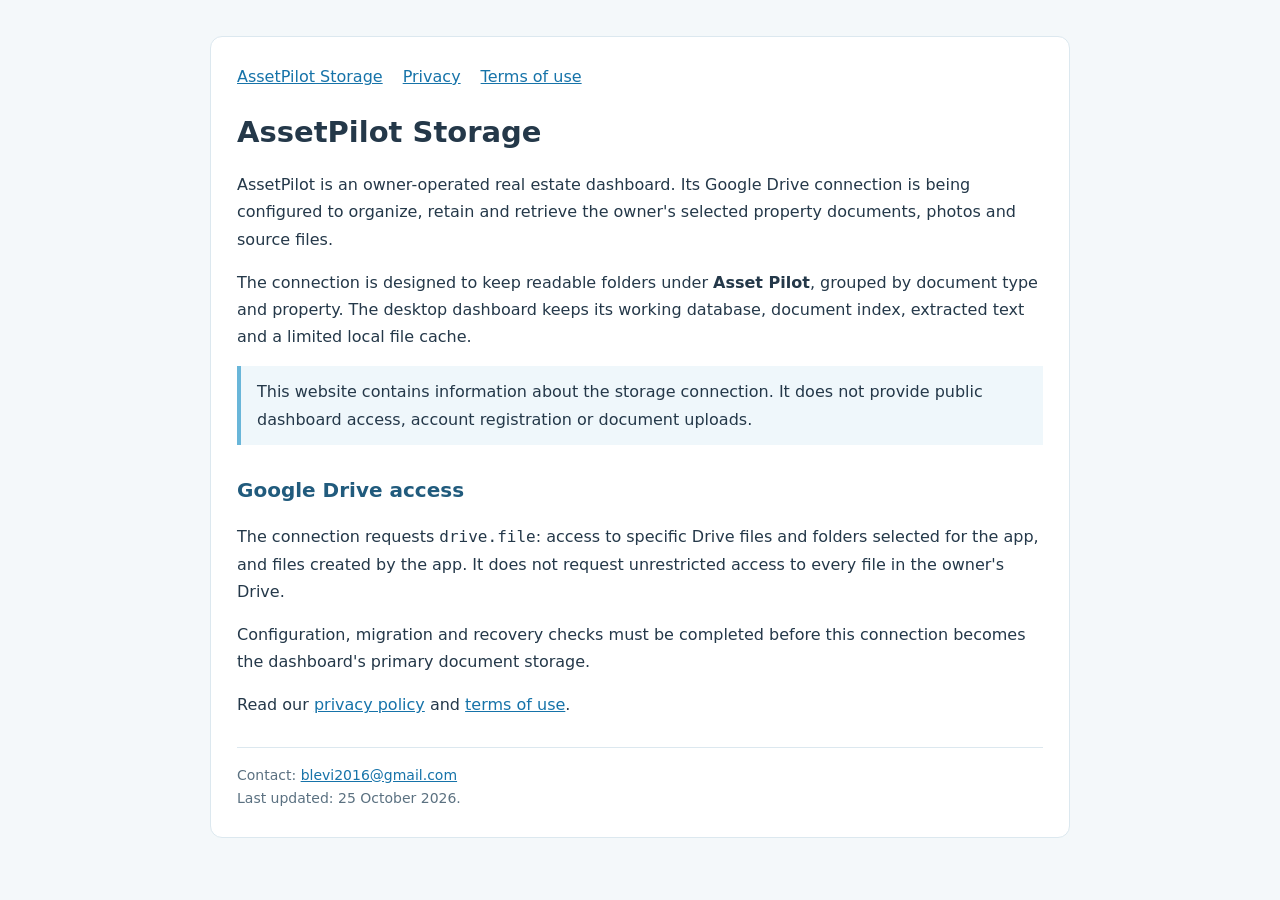
<file: index.html>
<!doctype html>
<html lang="en"><head><meta charset="utf-8"><meta name="viewport" content="width=device-width,initial-scale=1"><meta name="robots" content="noindex,nofollow"><title>AssetPilot Storage</title><link rel="stylesheet" href="style.css"></head><body><main><nav aria-label="Information pages"><a href="index.html">AssetPilot Storage</a><a href="privacy.html">Privacy</a><a href="terms.html">Terms of use</a></nav><h1>AssetPilot Storage</h1><p>AssetPilot is an owner-operated real estate dashboard. Its Google Drive connection is being configured to organize, retain and retrieve the owner's selected property documents, photos and source files.</p><p>The connection is designed to keep readable folders under <strong>Asset Pilot</strong>, grouped by document type and property. The desktop dashboard keeps its working database, document index, extracted text and a limited local file cache.</p><div class="note">This website contains information about the storage connection. It does not provide public dashboard access, account registration or document uploads.</div><h2>Google Drive access</h2><p>The connection requests <code>drive.file</code>: access to specific Drive files and folders selected for the app, and files created by the app. It does not request unrestricted access to every file in the owner's Drive.</p><p>Configuration, migration and recovery checks must be completed before this connection becomes the dashboard's primary document storage.</p><p>Read our <a href="privacy.html">privacy policy</a> and <a href="terms.html">terms of use</a>.</p><footer class="muted">Contact: <a href="mailto:blevi2016@gmail.com">blevi2016@gmail.com</a><br>Last updated: 25 October 2026.</footer></main></body></html>
</file>
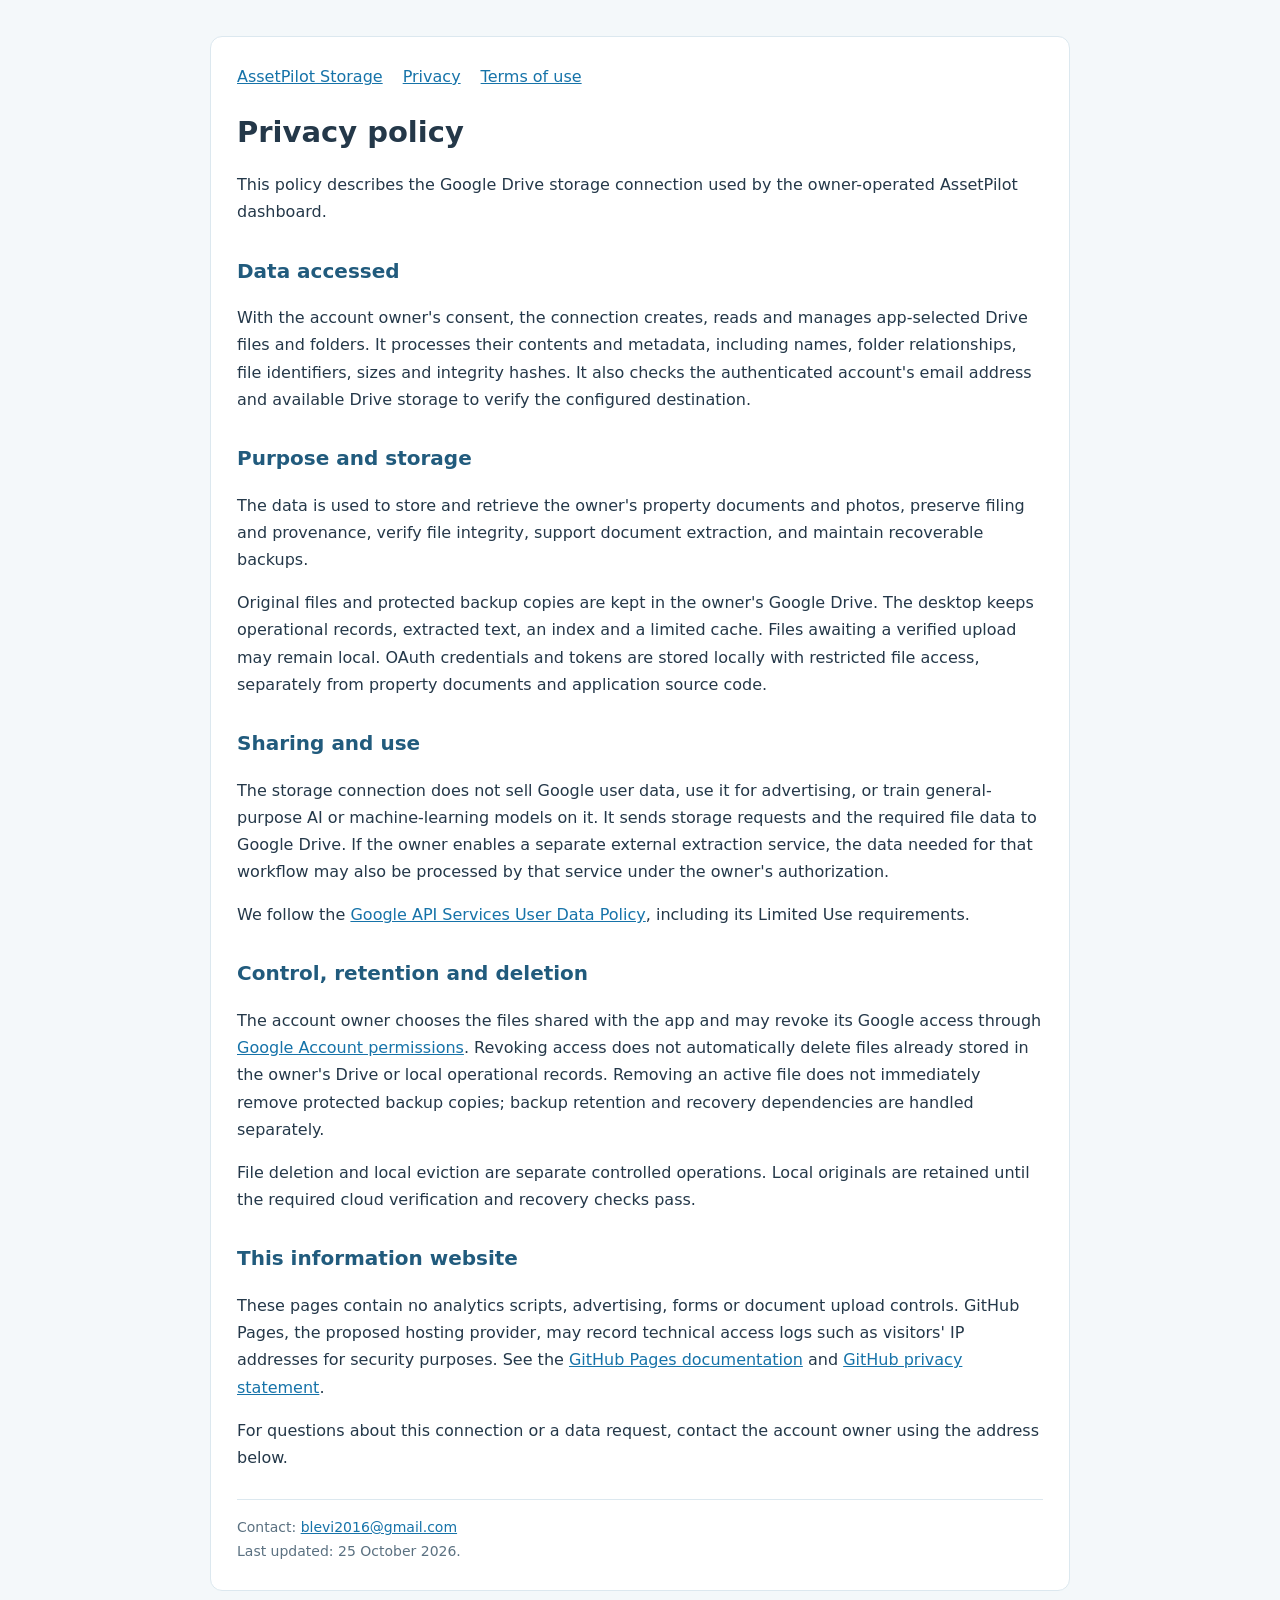
<file: privacy.html>
<!doctype html>
<html lang="en"><head><meta charset="utf-8"><meta name="viewport" content="width=device-width,initial-scale=1"><meta name="robots" content="noindex,nofollow"><title>Privacy - AssetPilot Storage</title><link rel="stylesheet" href="style.css"></head><body><main><nav aria-label="Information pages"><a href="index.html">AssetPilot Storage</a><a href="privacy.html">Privacy</a><a href="terms.html">Terms of use</a></nav><h1>Privacy policy</h1><p>This policy describes the Google Drive storage connection used by the owner-operated AssetPilot dashboard.</p><h2>Data accessed</h2><p>With the account owner's consent, the connection creates, reads and manages app-selected Drive files and folders. It processes their contents and metadata, including names, folder relationships, file identifiers, sizes and integrity hashes. It also checks the authenticated account's email address and available Drive storage to verify the configured destination.</p><h2>Purpose and storage</h2><p>The data is used to store and retrieve the owner's property documents and photos, preserve filing and provenance, verify file integrity, support document extraction, and maintain recoverable backups.</p><p>Original files and protected backup copies are kept in the owner's Google Drive. The desktop keeps operational records, extracted text, an index and a limited cache. Files awaiting a verified upload may remain local. OAuth credentials and tokens are stored locally with restricted file access, separately from property documents and application source code.</p><h2>Sharing and use</h2><p>The storage connection does not sell Google user data, use it for advertising, or train general-purpose AI or machine-learning models on it. It sends storage requests and the required file data to Google Drive. If the owner enables a separate external extraction service, the data needed for that workflow may also be processed by that service under the owner's authorization.</p><p>We follow the <a href="https://developers.google.com/terms/api-services-user-data-policy">Google API Services User Data Policy</a>, including its Limited Use requirements.</p><h2>Control, retention and deletion</h2><p>The account owner chooses the files shared with the app and may revoke its Google access through <a href="https://myaccount.google.com/permissions">Google Account permissions</a>. Revoking access does not automatically delete files already stored in the owner's Drive or local operational records. Removing an active file does not immediately remove protected backup copies; backup retention and recovery dependencies are handled separately.</p><p>File deletion and local eviction are separate controlled operations. Local originals are retained until the required cloud verification and recovery checks pass.</p><h2>This information website</h2><p>These pages contain no analytics scripts, advertising, forms or document upload controls. GitHub Pages, the proposed hosting provider, may record technical access logs such as visitors' IP addresses for security purposes. See the <a href="https://docs.github.com/en/pages/getting-started-with-github-pages/what-is-github-pages">GitHub Pages documentation</a> and <a href="https://docs.github.com/en/site-policy/privacy-policies/github-general-privacy-statement">GitHub privacy statement</a>.</p><p>For questions about this connection or a data request, contact the account owner using the address below.</p><footer class="muted">Contact: <a href="mailto:blevi2016@gmail.com">blevi2016@gmail.com</a><br>Last updated: 25 October 2026.</footer></main></body></html>
</file>
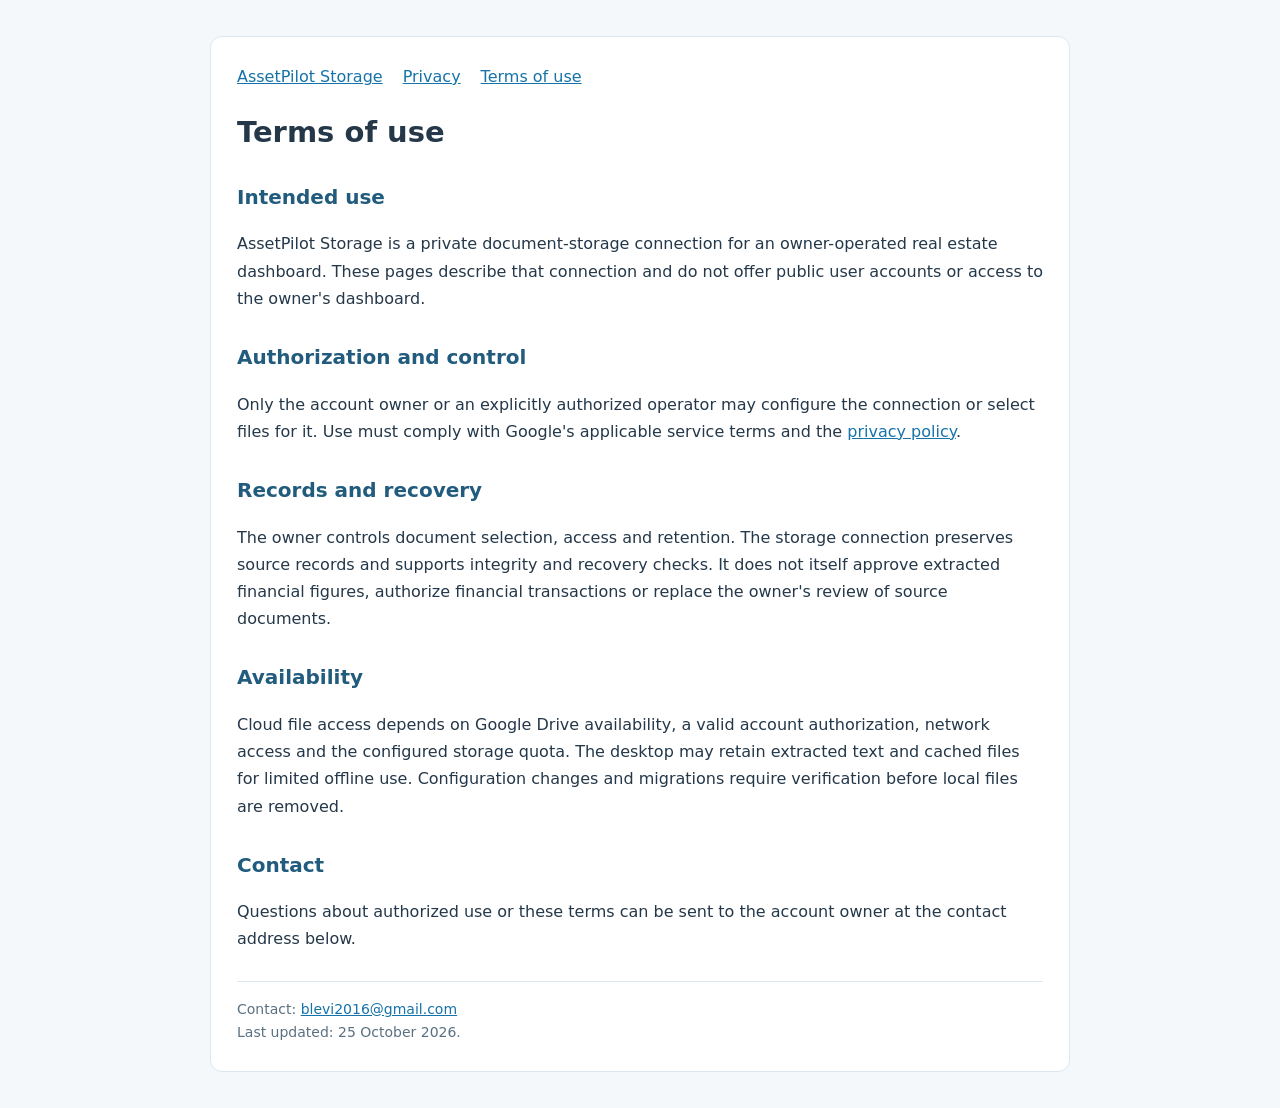
<file: terms.html>
<!doctype html>
<html lang="en"><head><meta charset="utf-8"><meta name="viewport" content="width=device-width,initial-scale=1"><meta name="robots" content="noindex,nofollow"><title>Terms of use - AssetPilot Storage</title><link rel="stylesheet" href="style.css"></head><body><main><nav aria-label="Information pages"><a href="index.html">AssetPilot Storage</a><a href="privacy.html">Privacy</a><a href="terms.html">Terms of use</a></nav><h1>Terms of use</h1><h2>Intended use</h2><p>AssetPilot Storage is a private document-storage connection for an owner-operated real estate dashboard. These pages describe that connection and do not offer public user accounts or access to the owner's dashboard.</p><h2>Authorization and control</h2><p>Only the account owner or an explicitly authorized operator may configure the connection or select files for it. Use must comply with Google's applicable service terms and the <a href="privacy.html">privacy policy</a>.</p><h2>Records and recovery</h2><p>The owner controls document selection, access and retention. The storage connection preserves source records and supports integrity and recovery checks. It does not itself approve extracted financial figures, authorize financial transactions or replace the owner's review of source documents.</p><h2>Availability</h2><p>Cloud file access depends on Google Drive availability, a valid account authorization, network access and the configured storage quota. The desktop may retain extracted text and cached files for limited offline use. Configuration changes and migrations require verification before local files are removed.</p><h2>Contact</h2><p>Questions about authorized use or these terms can be sent to the account owner at the contact address below.</p><footer class="muted">Contact: <a href="mailto:blevi2016@gmail.com">blevi2016@gmail.com</a><br>Last updated: 25 October 2026.</footer></main></body></html>
</file>
<file: style.css>
*{box-sizing:border-box}body{margin:0;background:#f4f8fa;color:#243849;font:16px/1.7 system-ui,-apple-system,Arial,sans-serif}main{max-width:860px;margin:36px auto;padding:26px;background:#fff;border:1px solid #dce8ef;border-radius:12px}nav{display:flex;flex-wrap:wrap;gap:20px;margin-bottom:24px}a{color:#1673a9}h1{font-size:29px;line-height:1.3}h2{font-size:20px;margin-top:28px;color:#215b7d}.muted{color:#5b7181;font-size:14px}.note{background:#eff7fb;border-left:4px solid #69b6d9;padding:12px 16px}footer{border-top:1px solid #dce8ef;margin-top:28px;padding-top:16px}@media(max-width:650px){main{margin:12px;padding:18px}h1{font-size:25px}}
</file>
